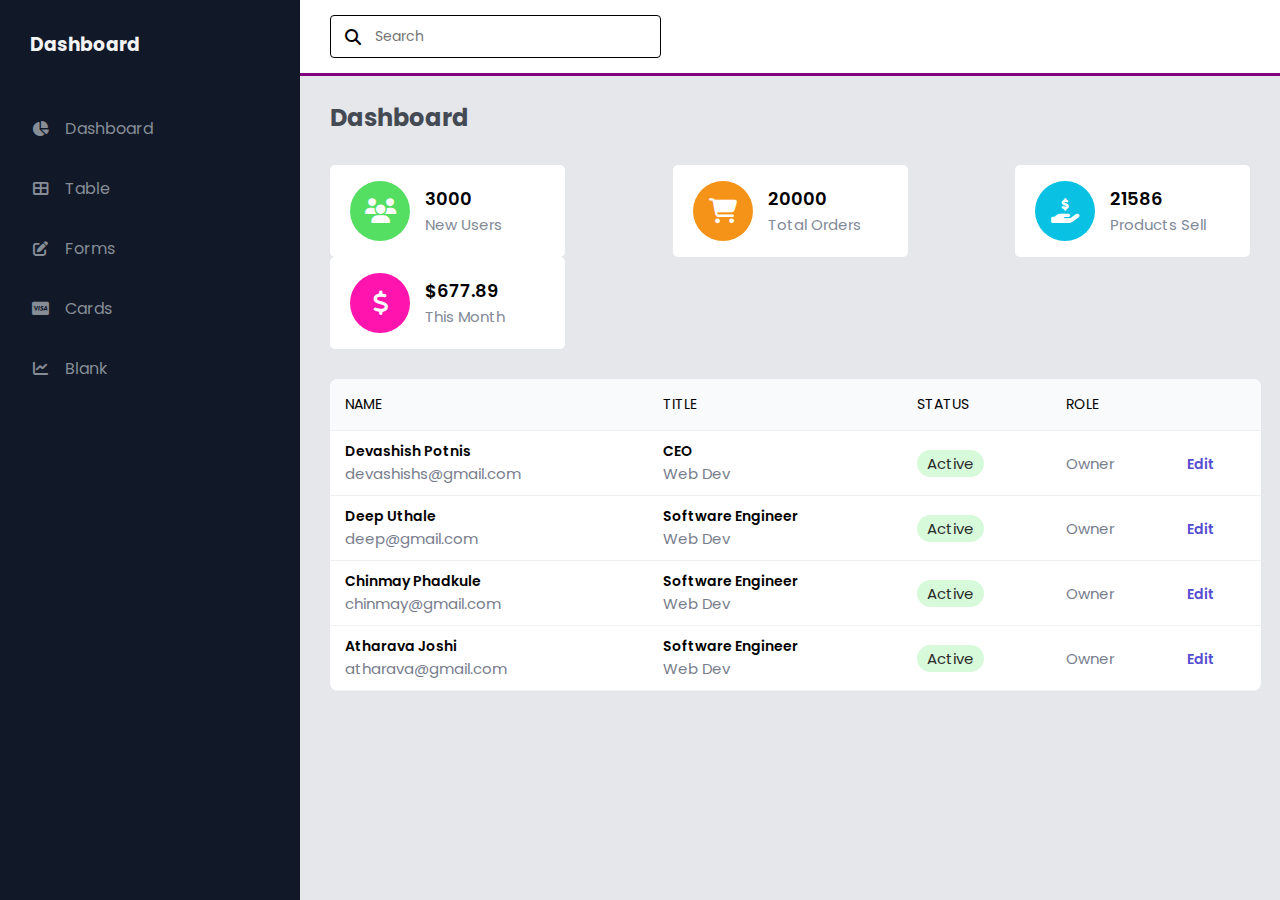
<file: 1/index.html>
<!DOCTYPE html>
<html lang="en">
<head>
    <meta charset="UTF-8">
    <meta http-equiv="X-UA-Compatible" content="IE=edge">
    <meta name="viewport" content="width=device-width, initial-scale=1.0">
    <link rel="stylesheet" href="style.css">
    <link rel="stylesheet" href="https://cdnjs.cloudflare.com/ajax/libs/font-awesome/6.2.0/css/all.min.css">
    <script src="https://code.jquery.com/jquery-3.6.1.min.js" integrity="sha256-o88AwQnZB+VDvE9tvIXrMQaPlFFSUTR+nldQm1LuPXQ=" crossorigin="anonymous"></script>
    <title>Document</title>
</head>
<body>
    <!-- sidebar -->
    <section id="menu">   
            <div class="logo">
                <h3><a href="#">Dashboard</a></h3>
            </div>
            <div class="items">
                <li><i class="fa-solid fa-chart-pie"></i><a href="#">Dashboard</a></li>
                <li><i class="fas fa-th-large"></i><a href="#">Table</a></li>
                <li><i class="fas fa-edit"></i><a href="#">Forms</a></li>
                <li><i class="fab fa-cc-visa"></i><a href="#">Cards</a></li>
                <li><i class="fas fa-chart-line"></i><a href="#">Blank</a></li>
            </div>      
    </section>

    <!-- navbar -->

    <section id="interface">
        <div class="navigation">
            <div class="n1">
               <div>
                <i id="menu-btn" class="fas fa-bars"></i>
               </div>
                <div class="search">
                    <i class="fas fa-search"></i>
                <input type="text" placeholder="Search">
                </div>
            </div>

            <div class="profile">
          
            </div>
        </div>
        
    
     <h3 class="i-name">Dashboard</h3>

     <div class="values">
        <div class="val-box">
            <i class="fas fa-users"></i>
            <div>
                <h3>3000</h3>
            <span>New Users</span>
            </div>
        </div>
        <div class="val-box">
            <i class="fas fa-shopping-cart"></i>
            <div>
                <h3>20000</h3>
            <span>Total Orders</span>
            </div>
        </div>
        <div class="val-box">
            <i class="fas fa-hand-holding-usd"></i>
            <div>
                <h3>21586</h3>
            <span>Products Sell</span>
            </div>
        </div>
        <div class="val-box">
            <i class="fas fa-dollar-sign"></i>
            <div>
                <h3>$677.89</h3>
            <span>This Month</span>
            </div>
        </div>
     </div>

     <div class="board">
        <table width="100%">
            <thead>
                <tr>
                    <td>Name</td>
                    <td>Title</td>
                    <td>Status</td>
                    <td>Role</td>
                    <td></td>
                </tr>
            </thead>
            <tbody>
               
                <tr>
                    <td class="people">

                        <div class="people-dec">
                            <h5>Devashish Potnis</h5>
                            <p>devashishs@gmail.com</p>
                        </div>
                    </td>
                    <td class="poeple-des">
                        <h5>CEO</h5>
                        <p>Web Dev</p>
                    </td>
                    <td class="active"><p>Active</p></td>
                    <td class="role">
                        <p>Owner</p>
                    </td>
                    <td class="edit"><a href="#">Edit</a></td>
                </tr>
                <tr>
                    <td class="people">
                        <div class="people-dec">
                            <h5>Deep Uthale</h5>
                            <p>deep@gmail.com</p>
                        </div>
                    </td>
                    <td class="poeple-des">
                        <h5>Software Engineer</h5>
                        <p>Web Dev</p>
                    </td>
                    <td class="active"><p>Active</p></td>
                    <td class="role">
                        <p>Owner</p>
                    </td>
                    <td class="edit"><a href="#">Edit</a></td>
                </tr>
               
                    <td class="people">
                        <div class="people-dec">
                            <h5>Chinmay Phadkule</h5>
                            <p>chinmay@gmail.com</p>
                        </div>
                    </td>
                    <td class="poeple-des">
                        <h5>Software Engineer</h5>
                        <p>Web Dev</p>
                    </td>
                    <td class="active"><p>Active</p></td>
                    <td class="role">
                        <p>Owner</p>
                    </td>
                    <td class="edit"><a href="#">Edit</a></td>
                </tr>
                <tr>
                    <td class="people">
                        <div class="people-dec">
                            <h5>Atharava Joshi</h5>
                            <p>atharava@gmail.com</p>
                        </div>
                    </td>
                    <td class="poeple-des">
                        <h5>Software Engineer</h5>
                        <p>Web Dev</p>
                    </td>
                    <td class="active"><p>Active</p></td>
                    <td class="role">
                        <p>Owner</p>
                    </td>
                    <td class="edit"><a href="#">Edit</a></td>
                </tr>
               
            </tbody>
        </table>
     </div>
    </section>

    <script>
        $('menu-btn').click(function(){
           $('menu').toggleClass("active");
        })
    </script>

    

    
</body>
</html>
</file>
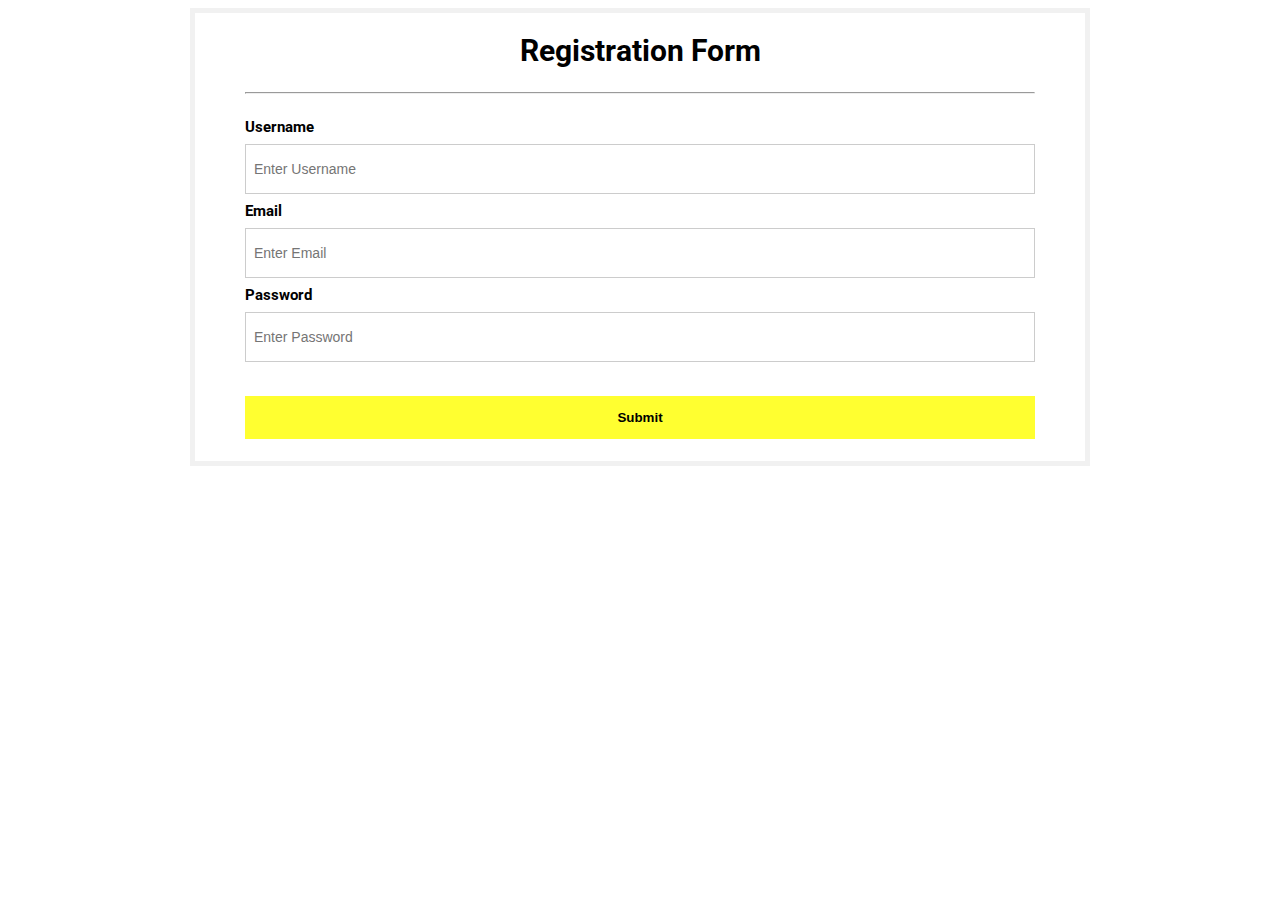
<file: 2/index.html>
<!DOCTYPE html>
<html lang="en">
<head>
    <meta charset="UTF-8">
    <meta http-equiv="X-UA-Compatible" content="IE=edge">
    <meta name="viewport" content="width=device-width, initial-scale=1.0">
    <title>Document</title>
    <link href="https://fonts.googleapis.com/css?family=Roboto:300,400,500,700" rel="stylesheet">
    <link rel="stylesheet" href="stylesheet.css">
   
</head>
<body>
    <form action="#">
      <h1>Registration Form</h1>
      <div class="formcontainer">
      <hr/>
      <div class="container">
        <label for="uname"><strong>Username</strong></label>
        <input type="text" placeholder="Enter Username" name="uname" id="usn" required>
        <label for="email"><strong>Email</strong></label>
        <input type="email" placeholder="Enter Email" name="email" id="email" required>
        <label for="psw"><strong>Password</strong></label>
        <input type="password" placeholder="Enter Password" name="psw" id="psw" required>
      </div>
      <button type="button" onclick="saveData()" id="save_btn"><b>Submit</b></button>
       
      </div>
    </form>
    <script src="local.js">
    </script>
</body>
</html>
</file>
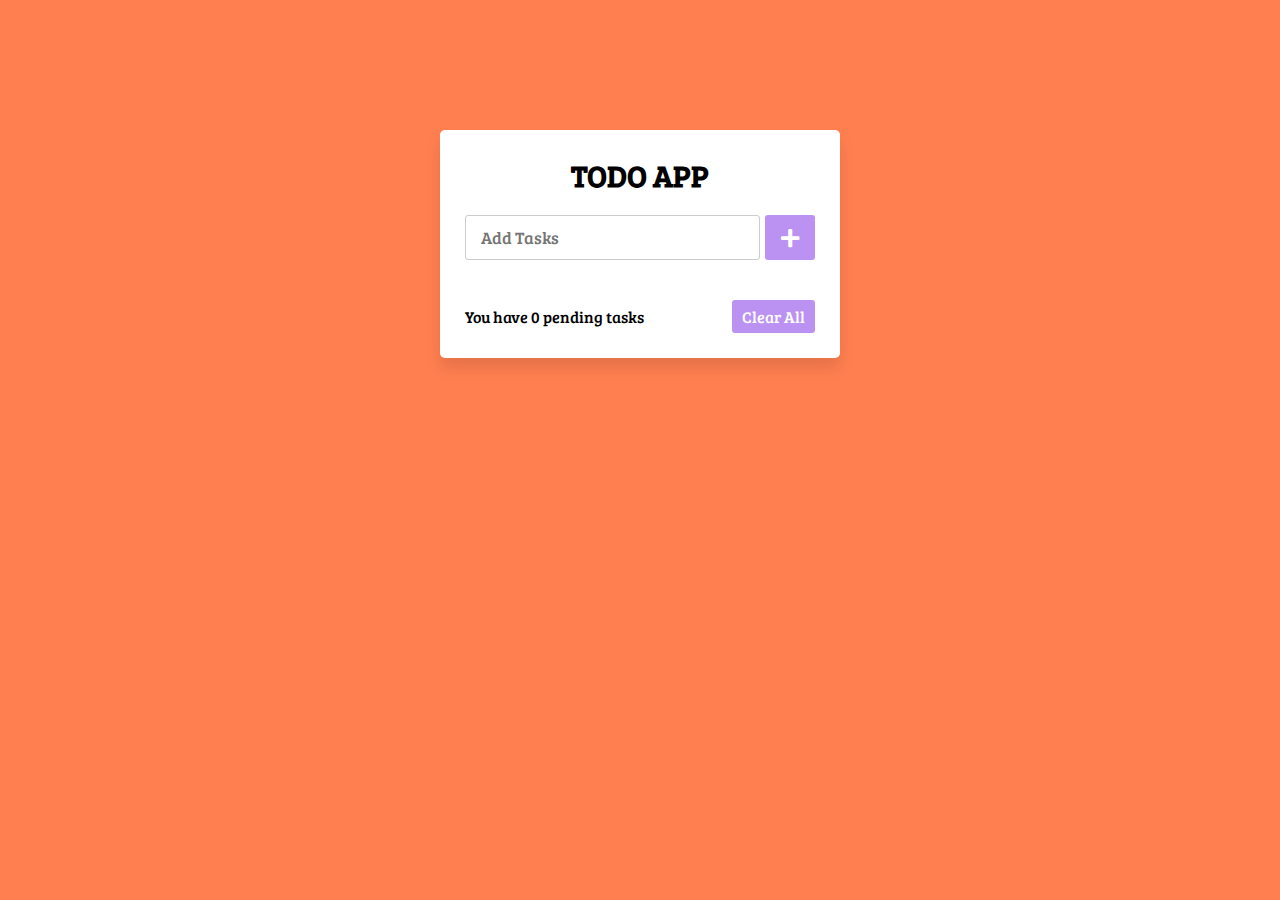
<file: 4a/index.html>
<!DOCTYPE html>
<html lang="en">
<head>
    <meta charset="UTF-8">
    <meta name="viewport" content="width=device-width, initial-scale=1.0">
    <title>Todo App </title>
   
    <link rel="stylesheet" href="https://cdnjs.cloudflare.com/ajax/libs/font-awesome/5.15.3/css/all.min.css"/>
    <style>

@import url('https://fonts.googleapis.com/css2?family=Bree+Serif&display=swap');
*{
  margin: 0;
  padding: 0;
  box-sizing: border-box;
  font-family: 'Bree Serif', serif;
}
::selection{
  color: #ffff;
  background: rgb(142, 73, 232);
}
body{
  width: 100%;
  height: 100vh;
  /* overflow: hidden; */
  padding: 10px;
  background-color: coral;
}
.wrapper{
  background: #fff;
  max-width: 400px;
  width: 100%;
  margin: 120px auto;
  padding: 25px;
  border-radius: 5px;
  box-shadow: 0px 10px 15px rgba(0,0,0,0.1);
}
.wrapper header{
  font-size: 30px;
  font-weight: 800;
}
.wrapper {
  text-align: center;
}
.wrapper .inputField{
  margin: 20px 0;
  width: 100%;
  display: flex;
  height: 45px;
}
.inputField input{
  width: 85%;
  height: 100%;
  outline: none;
  border-radius: 3px;
  border: 1px solid #ccc;
  font-size: 17px;
  padding-left: 15px;
  transition: all 0.3s ease;
}
.inputField input:focus{
  border-color: #8E49E8;
}
.inputField button{
  width: 50px;
  height: 100%;
  border: none;
  color: #fff;
  margin-left: 5px;
  font-size: 21px;
  outline: none;
  background: #8E49E8;
  cursor: pointer;
  border-radius: 3px;
  opacity: 0.6;
  pointer-events: none;
  transition: all 0.3s ease;
}
.inputField button:hover,
.footer button:hover{
  background: #721ce3;
}
.inputField button.active{
  opacity: 1;
  pointer-events: auto;
}
.wrapper .todoList{
  max-height: 250px;
  overflow-y: auto;
}
.todoList li{
  position: relative;
  list-style: none;
  margin-bottom: 8px;
  background: #f2f2f2;
  border-radius: 3px;
  padding: 10px 15px;
  cursor: default;
  overflow: hidden;
  word-wrap: break-word;
}
.todoList li .icon{
  position: absolute;
  right: -45px;
  top: 50%;
  transform: translateY(-50%);
  background: #e74c3c;
  width: 45px;
  text-align: center;
  color: #fff;
  padding: 10px 15px;
  border-radius: 0 3px 3px 0;
  cursor: pointer;
  transition: all 0.2s ease;
}
.todoList li:hover .icon{
  right: 0px;
}
.wrapper .footer{
  display: flex;
  width: 100%;
  margin-top: 20px;
  align-items: center;
  justify-content: space-between;
}
.footer button{
  padding: 6px 10px;
  border-radius: 3px;
  border: none;
  outline: none;
  color: #fff;
  font-weight: 400;
  font-size: 16px;
  margin-left: 5px;
  background: #8E49E8;
  cursor: pointer;
  user-select: none;
  opacity: 0.6;
  pointer-events: none;
  transition: all 0.3s ease;
}
.footer button.active{
  opacity: 1;
  pointer-events: auto;
}
    </style>
</head>
<body>
  <div class="wrapper">
    <header>TODO APP</header>
    <div class="inputField">
      <input type="text" placeholder="Add Tasks">
      <button><i class="fas fa-plus"></i></button>
    </div>
    <ul class="todoList">
      <!-- data are comes from local storage -->
    </ul>
    <div class="footer">
      <span>You have <span class="pendingTasks"></span> pending tasks</span>
      <button>Clear All</button>
    </div>
  </div>

  <script>
   // getting all required elements
const inputBox = document.querySelector(".inputField input");
const addBtn = document.querySelector(".inputField button");
const todoList = document.querySelector(".todoList");
const deleteAllBtn = document.querySelector(".footer button");

// onkeyup event
inputBox.onkeyup = ()=>{
  let userEnteredValue = inputBox.value; //getting user entered value
  if(userEnteredValue.trim() != 0){ //if the user value isn't only spaces
    addBtn.classList.add("active"); //active the add button
  }else{
    addBtn.classList.remove("active"); //unactive the add button
  }
}

showTasks(); //calling showTask function

addBtn.onclick = ()=>{ //when user click on plus icon button
  let userEnteredValue = inputBox.value; //getting input field value
  let getLocalStorageData = localStorage.getItem("New Todo"); //getting localstorage
  if(getLocalStorageData == null){ //if localstorage has no data
    listArray = []; //create a blank array
  }else{
    listArray = JSON.parse(getLocalStorageData);  //transforming json string into a js object
  }
  listArray.push(userEnteredValue); //pushing or adding new value in array
  localStorage.setItem("New Todo", JSON.stringify(listArray)); //transforming js object into a json string
  showTasks(); //calling showTask function
  addBtn.classList.remove("active"); //unactive the add button once the task added
}

function showTasks(){
  let getLocalStorageData = localStorage.getItem("New Todo");
  if(getLocalStorageData == null){
    listArray = [];
  }else{
    listArray = JSON.parse(getLocalStorageData); 
  }
  const pendingTasksNumb = document.querySelector(".pendingTasks");
  pendingTasksNumb.textContent = listArray.length; //passing the array length in pendingtask
  if(listArray.length > 0){ //if array length is greater than 0
    deleteAllBtn.classList.add("active"); //active the delete button
  }else{
    deleteAllBtn.classList.remove("active"); //unactive the delete button
  }
  let newLiTag = "";
  listArray.forEach((element, index) => {
    newLiTag += `<li>${element}<span class="icon" onclick="deleteTask(${index})"><i class="fas fa-trash"></i></span></li>`;
  });
  todoList.innerHTML = newLiTag; //adding new li tag inside ul tag
  inputBox.value = ""; //once task added leave the input field blank
}

// delete task function
function deleteTask(index){
  let getLocalStorageData = localStorage.getItem("New Todo");
  listArray = JSON.parse(getLocalStorageData);
  listArray.splice(index, 1); //delete or remove the li
  localStorage.setItem("New Todo", JSON.stringify(listArray));
  showTasks(); //call the showTasks function
}

// delete all tasks function
deleteAllBtn.onclick = ()=>{
  let getLocalStorageData = localStorage.getItem("New Todo"); //getting localstorage
  if(getLocalStorageData == null){ //if localstorage has no data
    listArray = []; //create a blank array
  }else{
    listArray = JSON.parse(getLocalStorageData);  //transforming json string into a js object
    listArray = []; //create a blank array
  }
  localStorage.setItem("New Todo", JSON.stringify(listArray)); //set the item in localstorage
  showTasks(); //call the showTasks function
}
 
  </script>

</body>
</html>
</file>
<file: 1/style.css>
@import url('https://fonts.googleapis.com/css2?family=Dancing+Script:wght@400;500&family=Hurricane&family=Poppins:wght@200;300;400;500;600;700;800;900&display=swap');

*{
    padding: 0;
    margin: 0;
    box-sizing: border-box;
    font-family: 'Poppins', sans-serif;
}

body{
    width: 100%;
    background-color: #e5e7eb;
    position: relative;
    display: flex;
}

/* sidebar  */
 
#menu{
    background-color: #111827;
    width: 300px;
    height: 100%;
    position: fixed;
    top: 0;
    left: 0;
}
#menu .logo h3 a{
    text-decoration: none;
    color: #f3f3f3;
}

#menu .logo{
    display: flex;
    align-items: center;
    color: #fff;
    padding: 30px 0 0 30px;
}
#menu .logo img{
    border-radius: 50%;
    width: 45px;
    margin-right: 15px;
}

#menu .items{
    margin-top: 40px;
}

#menu .items li{
    list-style: none;
    padding: 15px 0;
    transition: 0.3s;
}

#menu .items li i{
    color: rgb(134, 141, 151);
    width: 30px;
    height: 30px;
    line-height: 30px;
    text-align: center;
    font-size: 15px;
    margin: 0 10px 0 25px;
}

#menu .items li a{
    color: rgb(134, 141, 151);
    text-decoration: none;
    font-weight: 300px;
}

#menu .items li:hover{
    background-color: #253047;
    cursor: pointer;
    
}

#menu .items li:hover i,
#menu .items li:hover a{
    color: #f3f4f6;
    font-size: 18px;
    transition: 0.1s;
}

/* navbar */

#interface{
    width: calc(100% - 300px);
    margin-left: 300px;
    position: relative;
}
#interface .navigation{
    display: flex;
    align-items: center;
    justify-content: space-between;
    background-color: #fff;
    padding: 15px 30px;
    border-bottom: 3px solid purple;
    position: fixed;
    width: calc(100% - 300px);
}

#interface .navigation .n1 .search{
    display: flex;
    justify-content: flex-start;
    align-items: center;
    padding: 10px 14px;
    border: 1px solid black;
    border-radius: 4px;
    
}

#interface .navigation .n1 .search input{
    border: none;
    outline: none;
    font-size: 14px;
}

#interface .navigation .n1 .search i{
    margin-right: 14px;
}

#interface .navigation .profile{
    display: flex;
    justify-content: flex-end;
    align-items: center;
}

#interface .navigation .profile i{
    margin-right: 20px;
    font-size: 19px;
    font-weight: 400;
}

#interface .navigation .profile img{
    border-radius: 50%;
    width: 40px;
    height: 40px;
    object-fit: cover;
}
.n1{
    display: flex;
    justify-content: flex-start;
    align-items: center;
}
#menu-btn{
    display: none;
    color: #2b2b2b;
    font-size: 20px;
    cursor: pointer;
    margin-right: 20px;
}

.i-name{
    color: #444a53;
    padding: 30px 30px 0 30px;
    font-size: 24px;
    font-weight: 700;
    margin-top: 70px;
}

/* cards */

.values{
    padding: 30px 30px 0 30px;
    display: flex;
    justify-content: space-between;
    align-items: center;
    flex-wrap: wrap;
}

.values .val-box{
    background-color: #fff;
    width: 235px;
    padding: 16px 20px;
    border-radius: 5px;
    display: flex;
    justify-content: flex-start;
    align-items: center;
}

.values .val-box i{
    font-size: 25px;
    width: 60px;
    height: 60px;
    line-height: 60px;
    text-align: center;
    color: #fff;
    border-radius: 50%;
    margin-right: 15px;
}

.values .val-box:nth-child(1) i{
    background:#54de62 ;
}
.values .val-box:nth-child(2) i{
    background: #f59218 ;
}
.values .val-box:nth-child(3) i{
    background: #09c2e3;
}
.values .val-box:nth-child(4) i{
    background: #ff14ad;
}

.values .val-box h3{
    font-size: 18px;
    font-weight: 600;
}

.values .val-box span{
    font-size: 15px;
    color: #828997;
}

/* table  */

.board{
    width: 95%;
    margin : 30px 0 30px 30px;
    overflow: auto;
    background: #fff;
    border-radius: 8px;
}

.board img{
    width: 50px;
    height: 50px;
    object-fit: cover;
    border-radius: 50%;
    margin-right: 15px;
}

.board h5{
    font-weight: 600;
    font-size: 14px;
}

.board p{
    font-weight: 400;
    font-size: 15px;
    color: #787d8d;
}

.board .people{
    display: flex;
    justify-content : flex-start;
    align-items : center;
    text-align : start;
}

table{
    border-collapse: collapse;
}

tr{
    border-bottom: 1px solid #eef0f3;
}

thead td{
    font-size: 14px;
    text-transform: uppercase;
    font-weight: 400;
    background: #f9fafb;
    text-align: start;
    padding: 15px;
}

tbody tr td {
    padding: 10px 15px;
}

.active p{
    background: #d7fada;
    padding: 2px 10px;
    display: inline-block;
    border-radius: 40px;
    color: #2b2b2b;
}

.edit a{
    text-decoration: none;
    font-size: 14px;
    color: #554cd1;
    font-weight: 600;
}

/* media query  */

@media(max-width: 769px){
    #menu {
        width: 270px;      
        position: fixed;    
        left: -270px;  
    }
    #menu-btn{
        display: initial;
    }
    #menu .active{
        left: 0;
    }
    #interface{
        width : 100%;
        margin-left: 0px;
        display: inline-block;
    }
    #menu.active~#interface{
        width: calc(100% - 270px);
        margin-left: 270px;
    }
    #interface .navigation{
        width: 100%;
    }
    .values{
        padding: 30px 30px 0 30px;
        justify-content: flex-start;
    }

    .values .val-box{
        padding: 16px 20px;
        margin: 10px 20px 10px 0;
    }
    
    .board{
        width: 92%;
        padding: 0;
        overflow-x: auto ;
    }
    table{
        width: 100%;
        border-collapse : collapse;

    }
}
</file>
<file: 2/stylesheet.css>
html, body {
    display: flex;
    justify-content: center;
    font-family: Roboto, Arial, sans-serif;
    font-size: 15px;
    }
    form {
    border: 5px solid #f1f1f1;
    }
    input[type=text], input[type=password],input[type=email] {
    width: 100%;
    padding: 16px 8px;
    margin: 8px 0;
    font-size: 14px;
    display: inline-block;
    border: 1px solid #ccc;
    box-sizing: border-box;
    }
    button {
    background-color: #ffff30;
    color: rgb(0, 0, 0);
    padding: 14px 0;
    margin: 10px 0;
    border: none;
    cursor: grabbing;
    width: 100%;
    }
    h1 {
    text-align:center;
    font-size:18;
    }
    button:hover {
    opacity: 0.8;
    }
    .formcontainer {
    text-align: left;
    margin: 24px 50px 12px;
    }
    .container {
    padding: 16px 0;
    text-align:left;
    }
    span.psw {
    float: right;
    padding-top: 0;
    padding-right: 15px;
    }
    /* Change styles for span on extra small screens */
    @media screen and (max-width: 300px) {
    span.psw {
    display: block;
    float: none;
    }}
</file>
